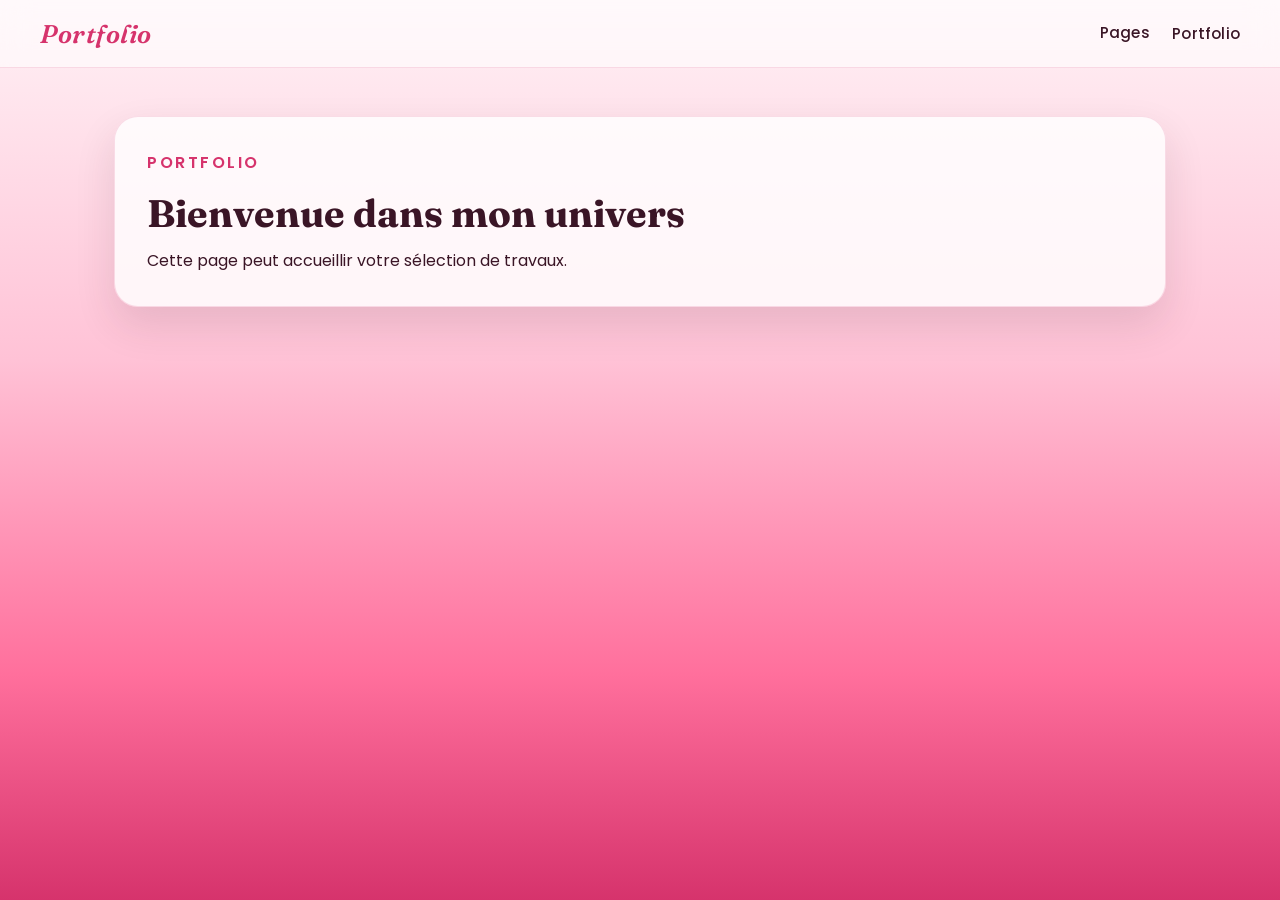
<file: index.html>
<!DOCTYPE html>
<html lang="fr">
<head>
  <meta charset="UTF-8">
  <meta name="viewport" content="width=device-width, initial-scale=1.0">
  <title>Portfolio — Tia Diarra</title>
  <link rel="stylesheet" href="principal/style.css">
</head>
<body>
  <nav id="navbar">
    <a class="logo" href="principal/index.html"><span>Portfolio</span></a>
    <button class="nav-toggle" aria-label="Menu" id="navToggle" type="button">
      <span></span><span></span><span></span>
    </button>
    <ul class="nav-links" id="navLinks">
      <li class="has-dropdown">
        <button class="dropdown-toggle" type="button" aria-expanded="false" aria-controls="pagesMenu">
          Pages
        </button>
        <ul class="dropdown-menu" id="pagesMenu">
          <li><a href="principal/artwork.html">Artworks</a></li>
          <li><a href="principal/conceptArt.html">Concept Art</a></li>
          <li><a href="principal/dessinDigital.html">Dessins Digitaux</a></li>
          <li><a href="principal/dessinTraditionnel.html">Dessins Traditionnels</a></li>
          <li><a href="principal/exposition.html">Expositions</a></li>
          <li><a href="principal/modelisation3D.html">Modélisation 3D</a></li>
          <li><a href="principal/maPersonne.html">À propos</a></li>
          <li><a href="devis.html">Devis</a></li>
        </ul>
      </li>
      <li><a href="index.html">Portfolio</a></li>
    </ul>
  </nav>

  <main class="page-content">
    <section class="hero-card">
      <p class="eyebrow">Portfolio</p>
      <h1>Bienvenue dans mon univers</h1>
      <p>Cette page peut accueillir votre sélection de travaux.</p>
    </section>
  </main>

  <script src="script.js"></script>
</body>
</html>
</file>
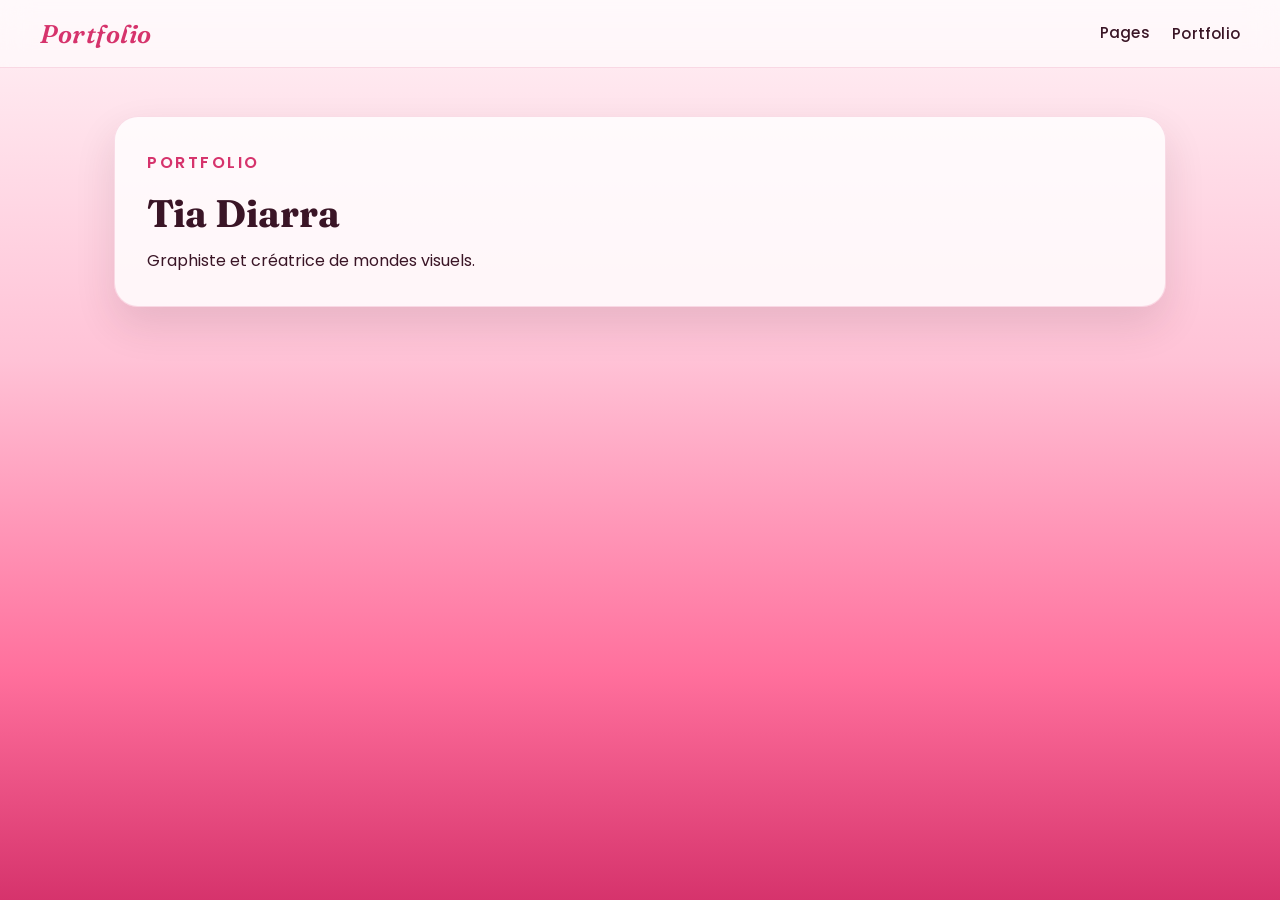
<file: principal/index.html>
<!DOCTYPE html>
<html lang="fr">
<head>
  <meta charset="UTF-8">
  <meta name="viewport" content="width=device-width, initial-scale=1.0">
  <title>Tia Diarra — graphiste</title>
  <link rel="stylesheet" href="style.css">
</head>
<body>
  <nav id="navbar">
    <a class="logo" href="index.html"><span>Portfolio</span></a>
    <button class="nav-toggle" aria-label="Menu" id="navToggle" type="button">
      <span></span><span></span><span></span>
    </button>
    <ul class="nav-links" id="navLinks">
      <li class="has-dropdown">
        <button class="dropdown-toggle" type="button" aria-expanded="false" aria-controls="pagesMenu">
          Pages
        </button>
        <ul class="dropdown-menu" id="pagesMenu">
          <li><a href="artwork.html">Artworks</a></li>
          <li><a href="conceptArt.html">Concept Art</a></li>
          <li><a href="dessinDigital.html">Dessins Digitaux</a></li>
          <li><a href="dessinTraditionnel.html">Dessins Traditionnels</a></li>
          <li><a href="exposition.html">Expositions</a></li>
          <li><a href="modelisation3D.html">Modélisation 3D</a></li>
          <li><a href="maPersonne.html">À propos</a></li>
          <li><a href="../devis.html">Devis</a></li>
        </ul>
      </li>
      <li><a href="../portfolio.html">Portfolio</a></li>
    </ul>
  </nav>

  <main class="page-content">
    <section class="hero-card">
      <p class="eyebrow">Portfolio</p>
      <h1>Tia Diarra</h1>
      <p>Graphiste et créatrice de mondes visuels.</p>
    </section>
  </main>

  <script src="../script.js"></script>
</body>
</html>
</file>
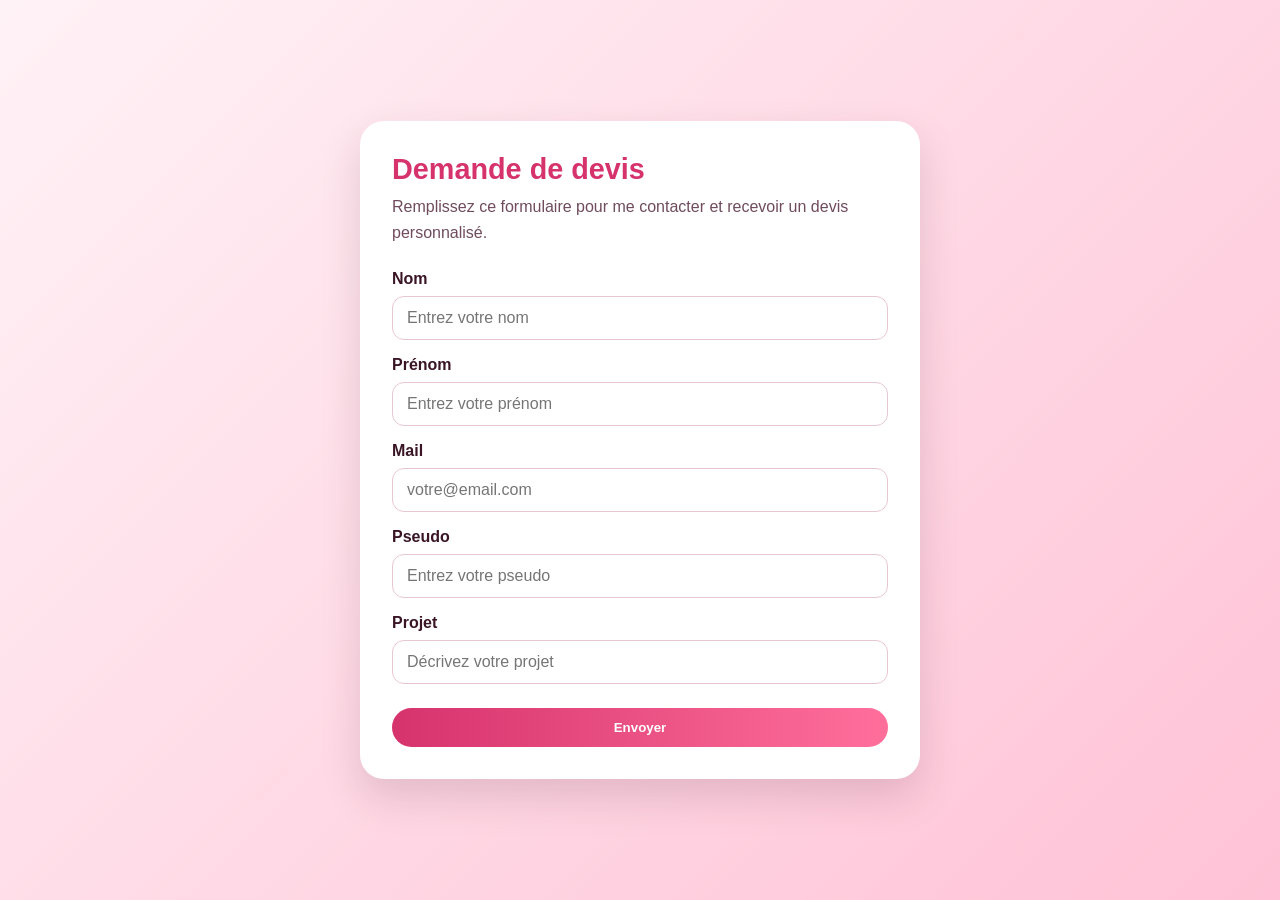
<file: devis.html>
<!DOCTYPE html>
<html lang="fr">
<head>
  <meta charset="UTF-8">
  <meta name="viewport" content="width=device-width, initial-scale=1.0">
  <title>Devis — Tia Diarra</title>
  <style>
    :root {
      --rose-profond: #d6336c;
      --rose-vif: #ff6f9c;
      --rose-clair: #ffc2d6;
      --rose-pale: #fff2f6;
      --encre: #3a1526;
      --blanc: #ffffff;
    }

    * {
      box-sizing: border-box;
      margin: 0;
      padding: 0;
    }

    body {
      font-family: Arial, sans-serif;
      background: linear-gradient(135deg, var(--rose-pale), var(--rose-clair));
      color: var(--encre);
      min-height: 100vh;
      display: flex;
      justify-content: center;
      align-items: center;
      padding: 24px;
    }

    .card {
      background: var(--blanc);
      width: 100%;
      max-width: 560px;
      padding: 32px;
      border-radius: 24px;
      box-shadow: 0 18px 40px rgba(58, 21, 38, 0.15);
    }

    h1 {
      color: var(--rose-profond);
      margin-bottom: 8px;
      font-size: 1.8rem;
    }

    .subtitle {
      margin-bottom: 24px;
      color: #6f4b5d;
      line-height: 1.6;
    }

    form {
      display: grid;
      gap: 16px;
    }

    .field {
      display: flex;
      flex-direction: column;
      gap: 8px;
    }

    label {
      font-weight: 600;
      color: var(--encre);
    }

    input {
      padding: 12px 14px;
      border: 1px solid #e8c7d4;
      border-radius: 12px;
      outline: none;
      font-size: 1rem;
    }

    input:focus {
      border-color: var(--rose-vif);
      box-shadow: 0 0 0 3px rgba(255, 111, 156, 0.18);
    }

    button {
      margin-top: 8px;
      padding: 12px 16px;
      border: none;
      border-radius: 999px;
      background: linear-gradient(90deg, var(--rose-profond), var(--rose-vif));
      color: var(--blanc);
      font-weight: 700;
      cursor: pointer;
    }

    button:hover {
      opacity: 0.95;
    }
  </style>
</head>
<body>
  <div class="card">
    <h1>Demande de devis</h1>
    <p class="subtitle">Remplissez ce formulaire pour me contacter et recevoir un devis personnalisé.</p>

    <form>
      <div class="field">
        <label for="nom">Nom</label>
        <input type="text" id="nom" name="nom" placeholder="Entrez votre nom">
      </div>

      <div class="field">
        <label for="prenom">Prénom</label>
        <input type="text" id="prenom" name="prenom" placeholder="Entrez votre prénom">
      </div>

      <div class="field">
        <label for="mail">Mail</label>
        <input type="email" id="mail" name="mail" placeholder="votre@email.com">
      </div>

      <div class="field">
        <label for="pseudo">Pseudo</label>
        <input type="text" id="pseudo" name="pseudo" placeholder="Entrez votre pseudo">
      </div>

      <div class="field">
        <label for="projet">Projet</label>
        <input type="text" id="projet" name="projet" placeholder="Décrivez votre projet">
      </div>

      <button type="submit">Envoyer</button>
    </form>
  </div>
</body>
</html>
</file>
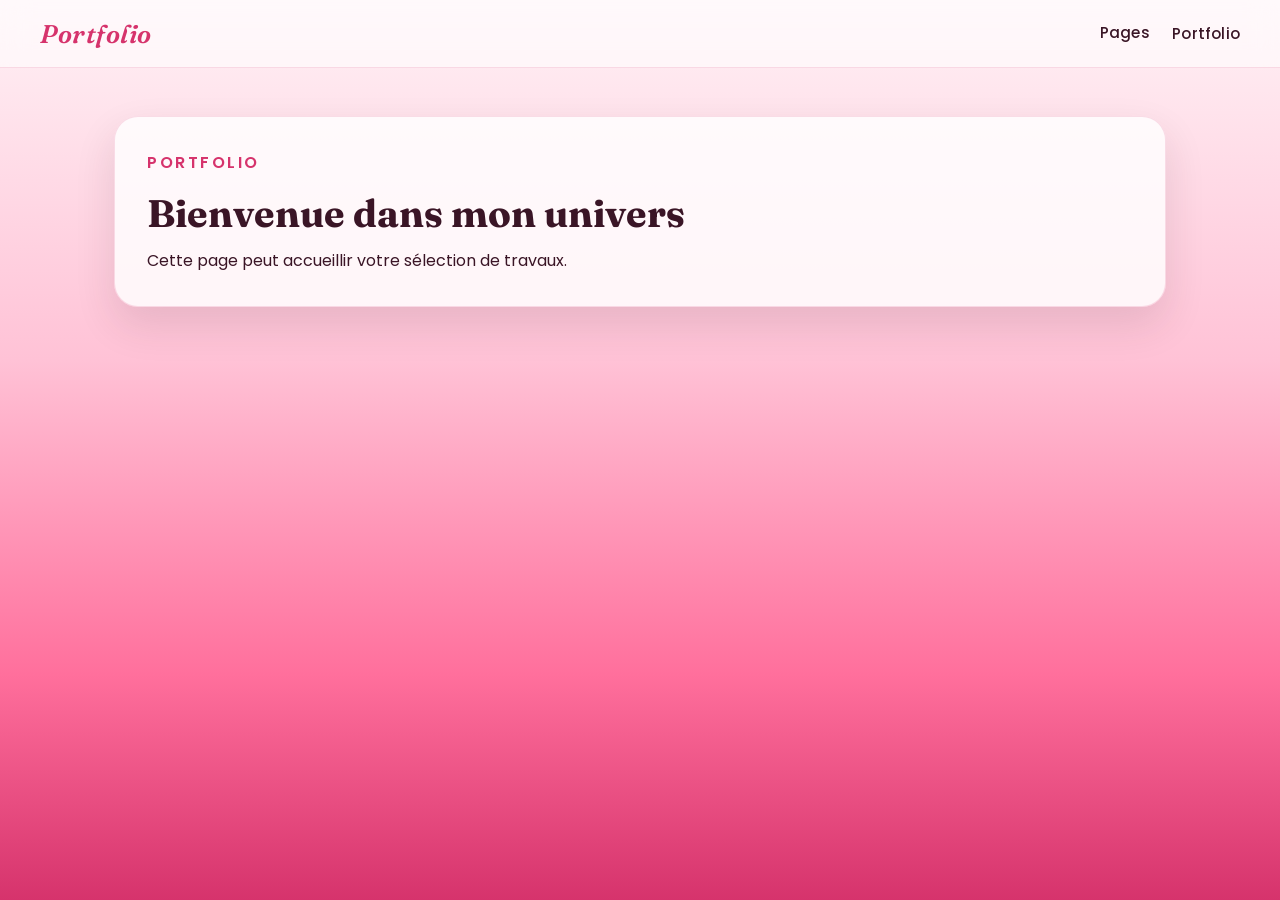
<file: portfolio.html>
<!DOCTYPE html>
<html lang="fr">
<head>
  <meta charset="UTF-8">
  <meta name="viewport" content="width=device-width, initial-scale=1.0">
  <title>Portfolio — Tia Diarra</title>
  <link rel="stylesheet" href="principal/style.css">
</head>
<body>
  <nav id="navbar">
    <a class="logo" href="principal/index.html"><span>Portfolio</span></a>
    <button class="nav-toggle" aria-label="Menu" id="navToggle" type="button">
      <span></span><span></span><span></span>
    </button>
    <ul class="nav-links" id="navLinks">
      <li class="has-dropdown">
        <button class="dropdown-toggle" type="button" aria-expanded="false" aria-controls="pagesMenu">
          Pages
        </button>
        <ul class="dropdown-menu" id="pagesMenu">
          <li><a href="principal/artwork.html">Artworks</a></li>
          <li><a href="principal/conceptArt.html">Concept Art</a></li>
          <li><a href="principal/dessinDigital.html">Dessins Digitaux</a></li>
          <li><a href="principal/dessinTraditionnel.html">Dessins Traditionnels</a></li>
          <li><a href="principal/exposition.html">Expositions</a></li>
          <li><a href="principal/modelisation3D.html">Modélisation 3D</a></li>
          <li><a href="principal/maPersonne.html">À propos</a></li>
          <li><a href="devis.html">Devis</a></li>
        </ul>
      </li>
      <li><a href="portfolio.html">Portfolio</a></li>
    </ul>
  </nav>

  <main class="page-content">
    <section class="hero-card">
      <p class="eyebrow">Portfolio</p>
      <h1>Bienvenue dans mon univers</h1>
      <p>Cette page peut accueillir votre sélection de travaux.</p>
    </section>
  </main>

  <script src="script.js"></script>
</body>
</html>
</file>
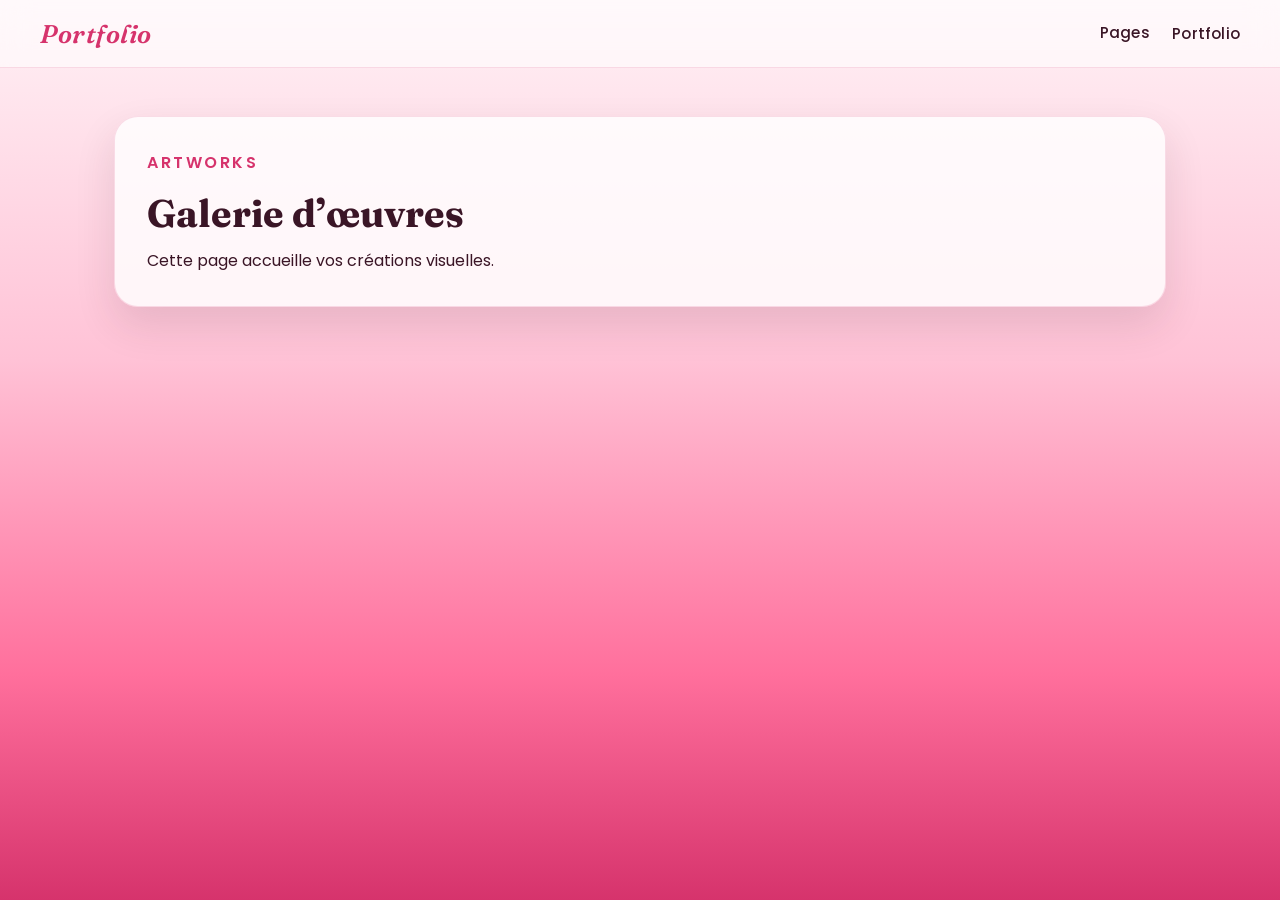
<file: principal/artwork.html>
<!DOCTYPE html>
<html lang="fr">
<head>
  <meta charset="UTF-8">
  <meta name="viewport" content="width=device-width, initial-scale=1.0">
  <title>Artworks — Tia Diarra</title>
  <link rel="stylesheet" href="style.css">
</head>
<body>
  <nav id="navbar">
    <a class="logo" href="index.html"><span>Portfolio</span></a>
    <button class="nav-toggle" aria-label="Menu" id="navToggle" type="button">
      <span></span><span></span><span></span>
    </button>
    <ul class="nav-links" id="navLinks">
      <li class="has-dropdown">
        <button class="dropdown-toggle" type="button" aria-expanded="false" aria-controls="pagesMenu">
          Pages
        </button>
        <ul class="dropdown-menu" id="pagesMenu">
          <li><a href="artwork.html">Artworks</a></li>
          <li><a href="conceptArt.html">Concept Art</a></li>
          <li><a href="dessinDigital.html">Dessins Digitaux</a></li>
          <li><a href="dessinTraditionnel.html">Dessins Traditionnels</a></li>
          <li><a href="exposition.html">Expositions</a></li>
          <li><a href="modelisation3D.html">Modélisation 3D</a></li>
          <li><a href="maPersonne.html">À propos</a></li>
          <li><a href="../devis.html">Devis</a></li>
        </ul>
      </li>
      <li><a href="../portfolio.html">Portfolio</a></li>
    </ul>
  </nav>

  <main class="page-content">
    <section class="hero-card">
      <p class="eyebrow">Artworks</p>
      <h1>Galerie d’œuvres</h1>
      <p>Cette page accueille vos créations visuelles.</p>
    </section>
  </main>

  <script src="../script.js"></script>
</body>
</html>
</file>
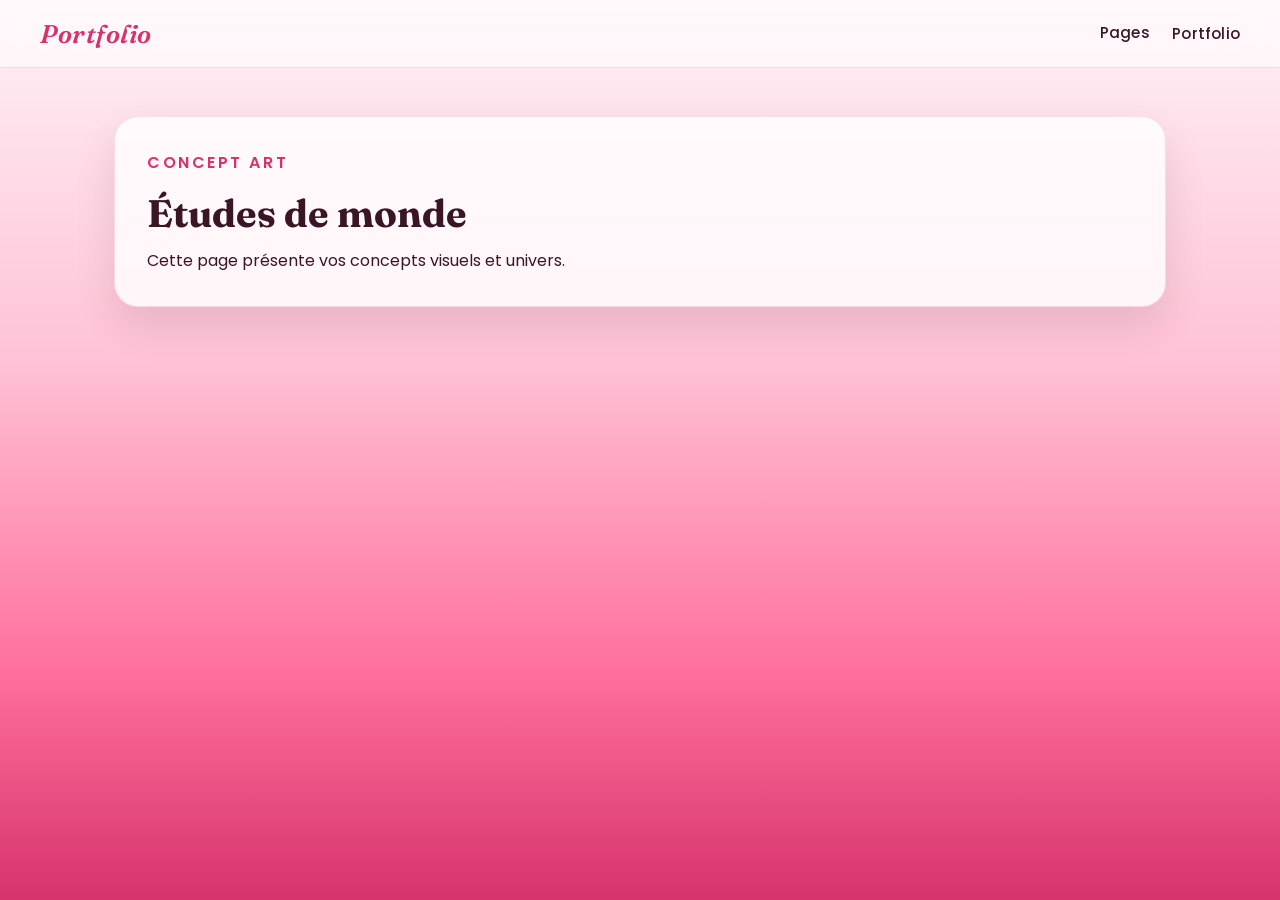
<file: principal/conceptArt.html>
<!DOCTYPE html>
<html lang="fr">
<head>
  <meta charset="UTF-8">
  <meta name="viewport" content="width=device-width, initial-scale=1.0">
  <title>Concept Art — Tia Diarra</title>
  <link rel="stylesheet" href="style.css">
</head>
<body>
  <nav id="navbar">
    <a class="logo" href="index.html"><span>Portfolio</span></a>
    <button class="nav-toggle" aria-label="Menu" id="navToggle" type="button">
      <span></span><span></span><span></span>
    </button>
    <ul class="nav-links" id="navLinks">
      <li class="has-dropdown">
        <button class="dropdown-toggle" type="button" aria-expanded="false" aria-controls="pagesMenu">
          Pages
        </button>
        <ul class="dropdown-menu" id="pagesMenu">
          <li><a href="artwork.html">Artworks</a></li>
          <li><a href="conceptArt.html">Concept Art</a></li>
          <li><a href="dessinDigital.html">Dessins Digitaux</a></li>
          <li><a href="dessinTraditionnel.html">Dessins Traditionnels</a></li>
          <li><a href="exposition.html">Expositions</a></li>
          <li><a href="modelisation3D.html">Modélisation 3D</a></li>
          <li><a href="maPersonne.html">À propos</a></li>
          <li><a href="../devis.html">Devis</a></li>
        </ul>
      </li>
      <li><a href="../portfolio.html">Portfolio</a></li>
    </ul>
  </nav>

  <main class="page-content">
    <section class="hero-card">
      <p class="eyebrow">Concept Art</p>
      <h1>Études de monde</h1>
      <p>Cette page présente vos concepts visuels et univers.</p>
    </section>
  </main>

  <script src="../script.js"></script>
</body>
</html>
</file>
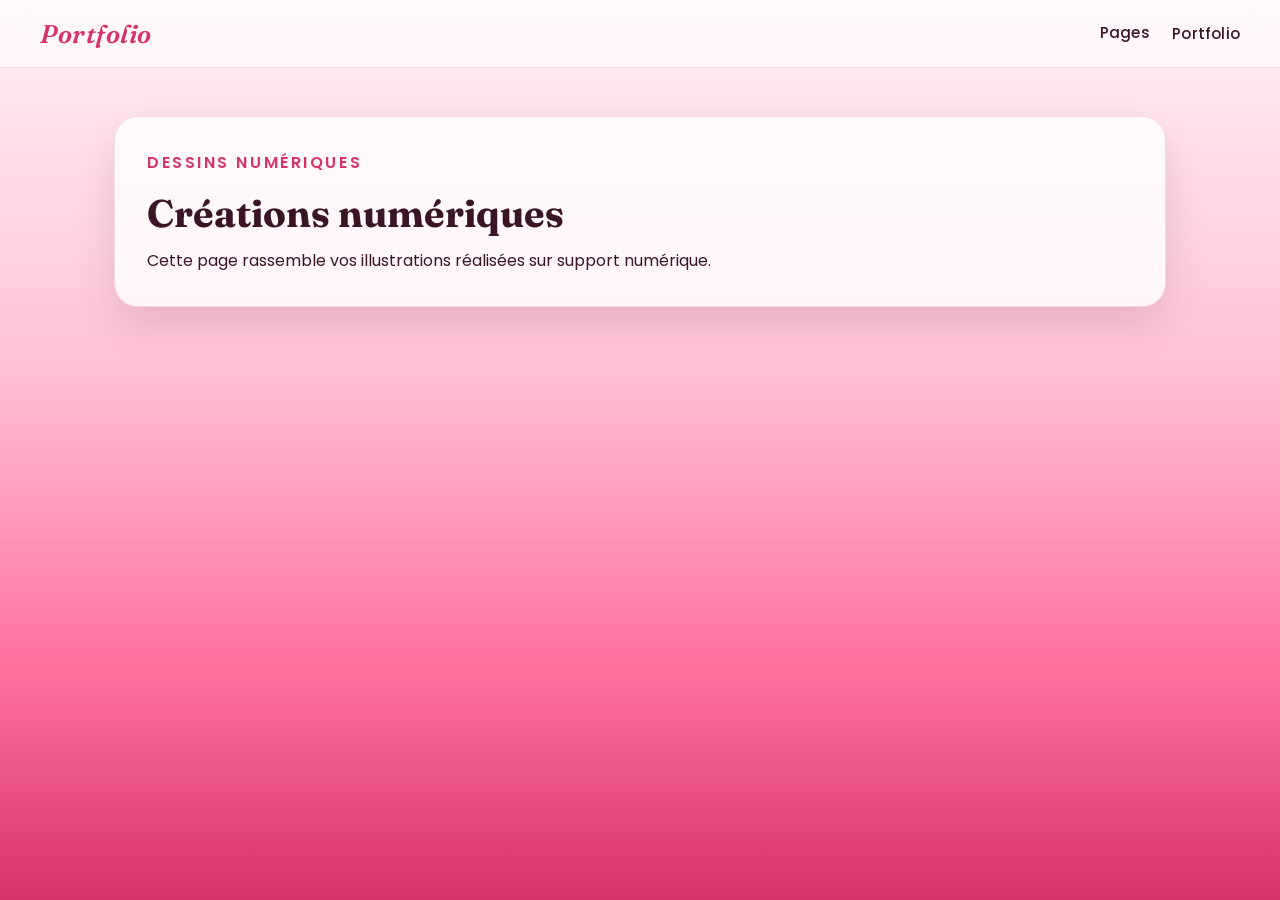
<file: principal/dessinDigital.html>
<!DOCTYPE html>
<html lang="fr">
<head>
  <meta charset="UTF-8">
  <meta name="viewport" content="width=device-width, initial-scale=1.0">
  <title>Dessins numériques — Tia Diarra</title>
  <link rel="stylesheet" href="style.css">
</head>
<body>
  <nav id="navbar">
    <a class="logo" href="index.html"><span>Portfolio</span></a>
    <button class="nav-toggle" aria-label="Menu" id="navToggle" type="button">
      <span></span><span></span><span></span>
    </button>
    <ul class="nav-links" id="navLinks">
      <li class="has-dropdown">
        <button class="dropdown-toggle" type="button" aria-expanded="false" aria-controls="pagesMenu">
          Pages
        </button>
        <ul class="dropdown-menu" id="pagesMenu">
          <li><a href="artwork.html">Artworks</a></li>
          <li><a href="conceptArt.html">Concept Art</a></li>
          <li><a href="dessinDigital.html">Dessins Digitaux</a></li>
          <li><a href="dessinTraditionnel.html">Dessins Traditionnels</a></li>
          <li><a href="exposition.html">Expositions</a></li>
          <li><a href="modelisation3D.html">Modélisation 3D</a></li>
          <li><a href="maPersonne.html">À propos</a></li>
          <li><a href="../devis.html">Devis</a></li>
        </ul>
      </li>
      <li><a href="../portfolio.html">Portfolio</a></li>
    </ul>
  </nav>

  <main class="page-content">
    <section class="hero-card">
      <p class="eyebrow">Dessins numériques</p>
      <h1>Créations numériques</h1>
      <p>Cette page rassemble vos illustrations réalisées sur support numérique.</p>
    </section>
  </main>

  <script src="../script.js"></script>
</body>
</html>
</file>
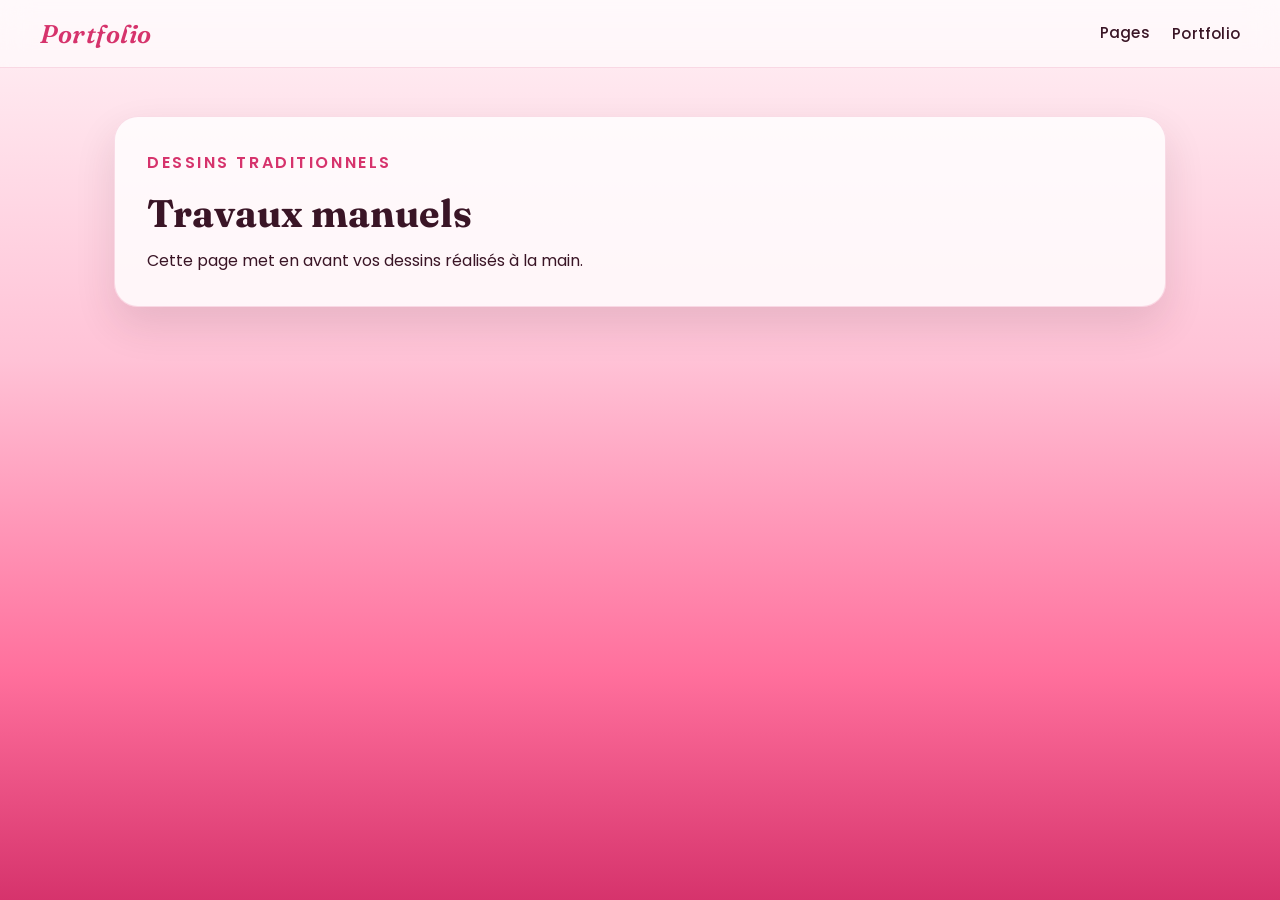
<file: principal/dessinTraditionnel.html>
<!DOCTYPE html>
<html lang="fr">
<head>
  <meta charset="UTF-8">
  <meta name="viewport" content="width=device-width, initial-scale=1.0">
  <title>Dessins traditionnels — Tia Diarra</title>
  <link rel="stylesheet" href="style.css">
</head>
<body>
  <nav id="navbar">
    <a class="logo" href="index.html"><span>Portfolio</span></a>
    <button class="nav-toggle" aria-label="Menu" id="navToggle" type="button">
      <span></span><span></span><span></span>
    </button>
    <ul class="nav-links" id="navLinks">
      <li class="has-dropdown">
        <button class="dropdown-toggle" type="button" aria-expanded="false" aria-controls="pagesMenu">
          Pages
        </button>
        <ul class="dropdown-menu" id="pagesMenu">
          <li><a href="artwork.html">Artworks</a></li>
          <li><a href="conceptArt.html">Concept Art</a></li>
          <li><a href="dessinDigital.html">Dessins Digitaux</a></li>
          <li><a href="dessinTraditionnel.html">Dessins Traditionnels</a></li>
          <li><a href="exposition.html">Expositions</a></li>
          <li><a href="modelisation3D.html">Modélisation 3D</a></li>
          <li><a href="maPersonne.html">À propos</a></li>
          <li><a href="../devis.html">Devis</a></li>
        </ul>
      </li>
      <li><a href="../portfolio.html">Portfolio</a></li>
    </ul>
  </nav>

  <main class="page-content">
    <section class="hero-card">
      <p class="eyebrow">Dessins traditionnels</p>
      <h1>Travaux manuels</h1>
      <p>Cette page met en avant vos dessins réalisés à la main.</p>
    </section>
  </main>

  <script src="../script.js"></script>
</body>
</html>
</file>
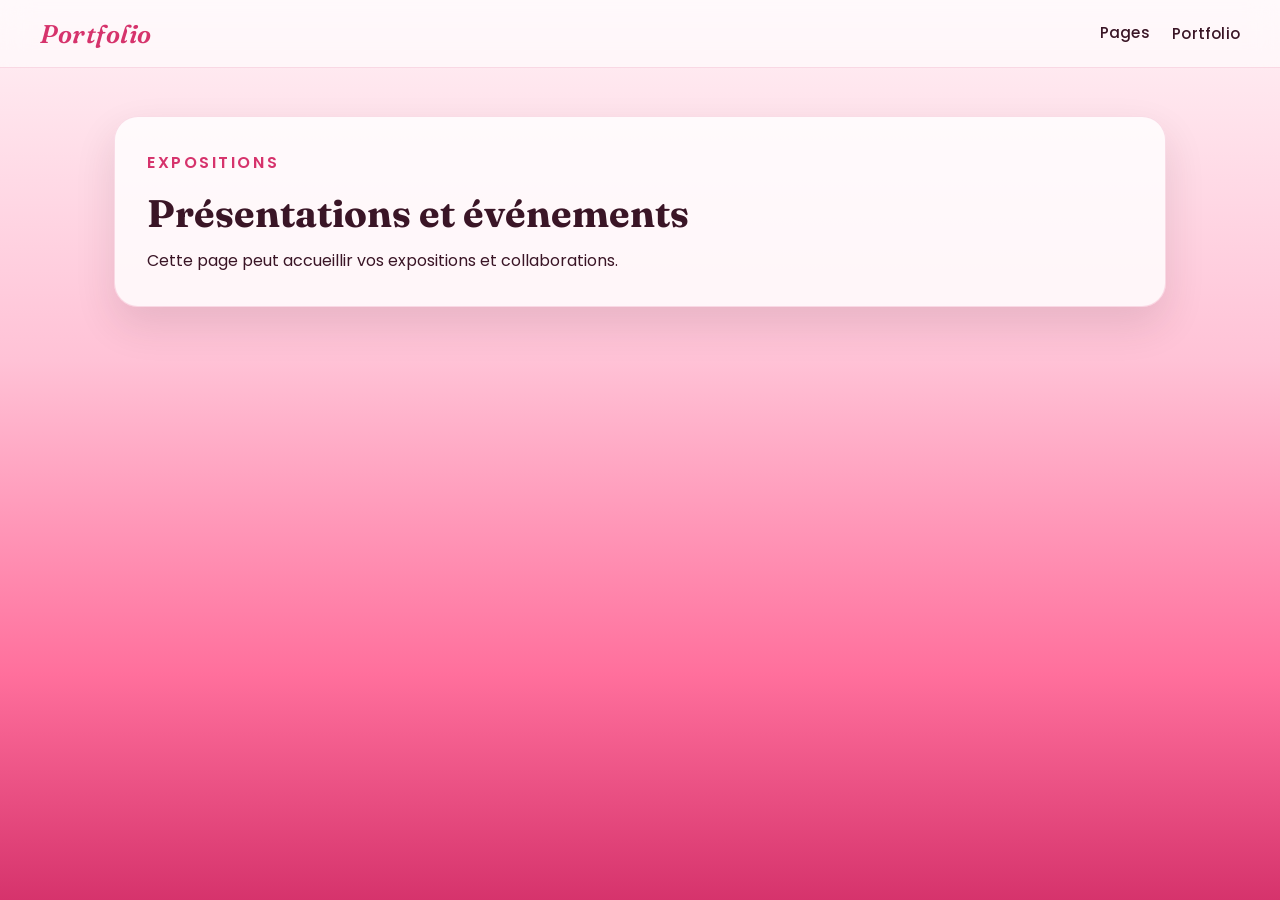
<file: principal/exposition.html>
<!DOCTYPE html>
<html lang="fr">
<head>
  <meta charset="UTF-8">
  <meta name="viewport" content="width=device-width, initial-scale=1.0">
  <title>Expositions — Tia Diarra</title>
  <link rel="stylesheet" href="style.css">
</head>
<body>
  <nav id="navbar">
    <a class="logo" href="index.html"><span>Portfolio</span></a>
    <button class="nav-toggle" aria-label="Menu" id="navToggle" type="button">
      <span></span><span></span><span></span>
    </button>
    <ul class="nav-links" id="navLinks">
      <li class="has-dropdown">
        <button class="dropdown-toggle" type="button" aria-expanded="false" aria-controls="pagesMenu">
          Pages
        </button>
        <ul class="dropdown-menu" id="pagesMenu">
          <li><a href="artwork.html">Artworks</a></li>
          <li><a href="conceptArt.html">Concept Art</a></li>
          <li><a href="dessinDigital.html">Dessins Digitaux</a></li>
          <li><a href="dessinTraditionnel.html">Dessins Traditionnels</a></li>
          <li><a href="exposition.html">Expositions</a></li>
          <li><a href="modelisation3D.html">Modélisation 3D</a></li>
          <li><a href="maPersonne.html">À propos</a></li>
          <li><a href="../devis.html">Devis</a></li>
        </ul>
      </li>
      <li><a href="../portfolio.html">Portfolio</a></li>
    </ul>
  </nav>

  <main class="page-content">
    <section class="hero-card">
      <p class="eyebrow">Expositions</p>
      <h1>Présentations et événements</h1>
      <p>Cette page peut accueillir vos expositions et collaborations.</p>
    </section>
  </main>

  <script src="../script.js"></script>
</body>
</html>
</file>
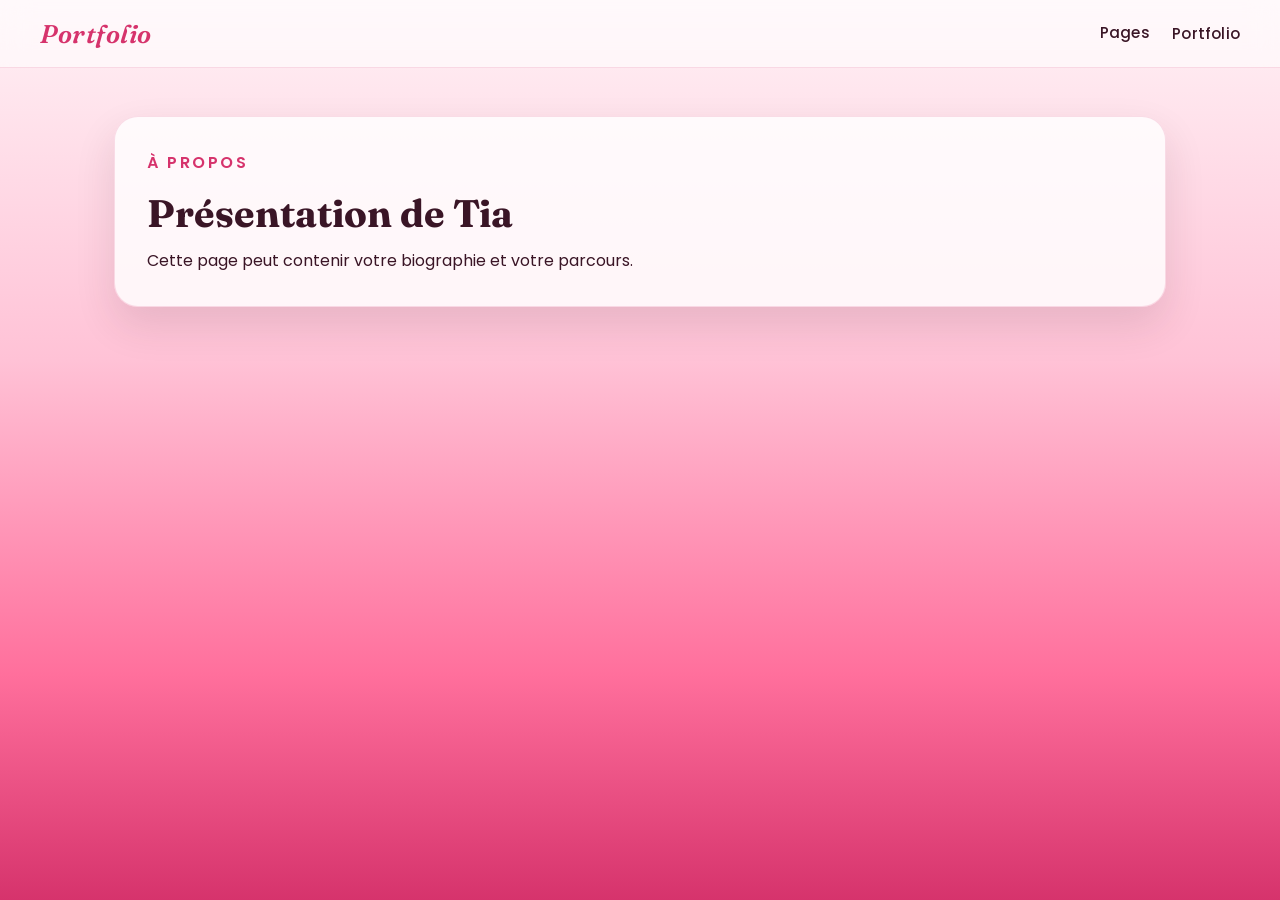
<file: principal/maPersonne.html>
<!DOCTYPE html>
<html lang="fr">
<head>
  <meta charset="UTF-8">
  <meta name="viewport" content="width=device-width, initial-scale=1.0">
  <title>À propos — Tia Diarra</title>
  <link rel="stylesheet" href="style.css">
</head>
<body>
  <nav id="navbar">
    <a class="logo" href="index.html"><span>Portfolio</span></a>
    <button class="nav-toggle" aria-label="Menu" id="navToggle" type="button">
      <span></span><span></span><span></span>
    </button>
    <ul class="nav-links" id="navLinks">
      <li class="has-dropdown">
        <button class="dropdown-toggle" type="button" aria-expanded="false" aria-controls="pagesMenu">
          Pages
        </button>
        <ul class="dropdown-menu" id="pagesMenu">
          <li><a href="artwork.html">Artworks</a></li>
          <li><a href="conceptArt.html">Concept Art</a></li>
          <li><a href="dessinDigital.html">Dessins Digitaux</a></li>
          <li><a href="dessinTraditionnel.html">Dessins Traditionnels</a></li>
          <li><a href="exposition.html">Expositions</a></li>
          <li><a href="modelisation3D.html">Modélisation 3D</a></li>
          <li><a href="maPersonne.html">À propos</a></li>
          <li><a href="../devis.html">Devis</a></li>
        </ul>
      </li>
      <li><a href="../portfolio.html">Portfolio</a></li>
    </ul>
  </nav>

  <main class="page-content">
    <section class="hero-card">
      <p class="eyebrow">À propos</p>
      <h1>Présentation de Tia</h1>
      <p>Cette page peut contenir votre biographie et votre parcours.</p>
    </section>
  </main>

  <script src="../script.js"></script>
</body>
</html>
</file>
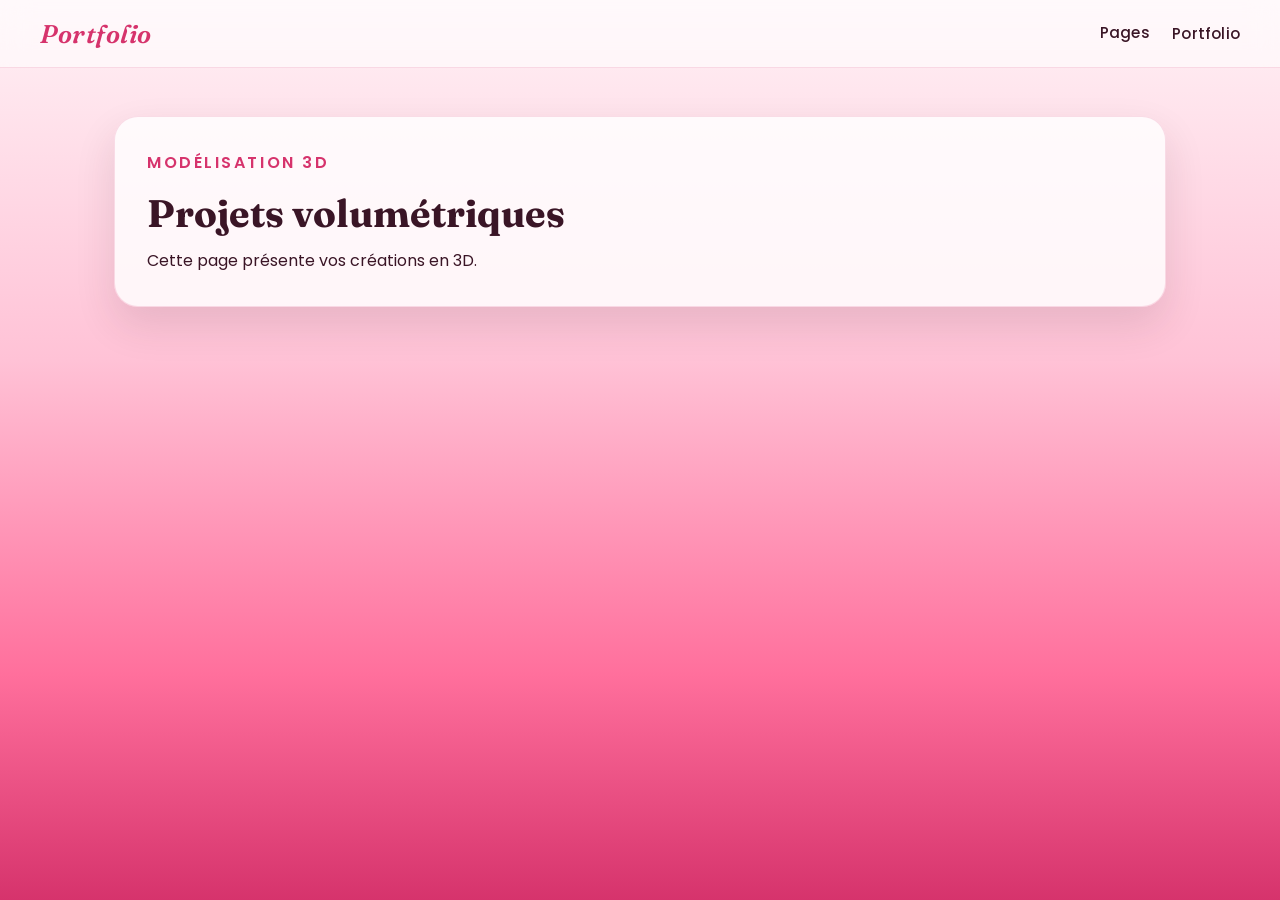
<file: principal/modelisation3D.html>
<!DOCTYPE html>
<html lang="fr">
<head>
  <meta charset="UTF-8">
  <meta name="viewport" content="width=device-width, initial-scale=1.0">
  <title>Modélisation 3D — Tia Diarra</title>
  <link rel="stylesheet" href="style.css">
</head>
<body>
  <nav id="navbar">
    <a class="logo" href="index.html"><span>Portfolio</span></a>
    <button class="nav-toggle" aria-label="Menu" id="navToggle" type="button">
      <span></span><span></span><span></span>
    </button>
    <ul class="nav-links" id="navLinks">
      <li class="has-dropdown">
        <button class="dropdown-toggle" type="button" aria-expanded="false" aria-controls="pagesMenu">
          Pages
        </button>
        <ul class="dropdown-menu" id="pagesMenu">
          <li><a href="artwork.html">Artworks</a></li>
          <li><a href="conceptArt.html">Concept Art</a></li>
          <li><a href="dessinDigital.html">Dessins Digitaux</a></li>
          <li><a href="dessinTraditionnel.html">Dessins Traditionnels</a></li>
          <li><a href="exposition.html">Expositions</a></li>
          <li><a href="modelisation3D.html">Modélisation 3D</a></li>
          <li><a href="maPersonne.html">À propos</a></li>
          <li><a href="../devis.html">Devis</a></li>
        </ul>
      </li>
      <li><a href="../portfolio.html">Portfolio</a></li>
    </ul>
  </nav>

  <main class="page-content">
    <section class="hero-card">
      <p class="eyebrow">Modélisation 3D</p>
      <h1>Projets volumétriques</h1>
      <p>Cette page présente vos créations en 3D.</p>
    </section>
  </main>

  <script src="../script.js"></script>
</body>
</html>
</file>
<file: principal/style.css>
/* ==========================================================================
   Tia Diarra — Portfolio graphiste
   Palette : dégradé rose (du bas, plus soutenu, vers le haut, plus pâle)
   ========================================================================== */

@import url('https://fonts.googleapis.com/css2?family=Fraunces:opsz,wght@9..144,500;9..144,600&family=Poppins:wght@400;500;600&display=swap');

:root {
  --rose-profond: #d6336c;
  --rose-vif:     #ff6f9c;
  --rose-clair:   #ffc2d6;
  --rose-pale:    #fff2f6;
  --encre:        #3a1526;
  --blanc:        #ffffff;

  --font-logo: 'Fraunces', serif;
  --font-nav:  'Poppins', sans-serif;
}

* {
  margin: 0;
  padding: 0;
  box-sizing: border-box;
}

html {
  scroll-behavior: smooth;
}

body {
  font-family: var(--font-nav);
  color: var(--encre);
  min-height: 100vh;
  /* Dégradé rose du bas (soutenu) vers le haut (pâle) */
  background: linear-gradient(
    to top,
    var(--rose-profond) 0%,
    var(--rose-vif) 25%,
    var(--rose-clair) 60%,
    var(--rose-pale) 100%
  );
  background-attachment: fixed;
}

/* ==========================================================================
   Header / Navigation
   ========================================================================== */

#navbar {
  position: sticky;
  top: 0;
  z-index: 100;
  display: flex;
  align-items: center;
  justify-content: space-between;
  padding: 1.1rem 2.5rem;
  background: rgba(255, 255, 255, 0.55);
  backdrop-filter: blur(14px);
  -webkit-backdrop-filter: blur(14px);
  border-bottom: 1px solid rgba(214, 51, 108, 0.15);
}

#navbar .logo {
  text-decoration: none;
}

#navbar .logo span {
  font-family: var(--font-logo);
  font-weight: 600;
  font-size: 1.6rem;
  letter-spacing: 0.5px;
  color: var(--rose-profond);
  font-style: italic;
}

.nav-links {
  display: flex;
  align-items: center;
  gap: 1.4rem;
  list-style: none;
}

.nav-links > li {
  position: relative;
}

.nav-links a,
.dropdown-toggle {
  position: relative;
  text-decoration: none;
  color: var(--encre);
  font-weight: 500;
  font-size: 0.95rem;
  letter-spacing: 0.2px;
  padding-bottom: 4px;
  transition: color 0.25s ease;
  background: none;
  border: none;
  cursor: pointer;
  font-family: inherit;
}

.nav-links a::after,
.dropdown-toggle::after {
  content: '';
  position: absolute;
  left: 0;
  bottom: 0;
  width: 0%;
  height: 2px;
  background: linear-gradient(90deg, var(--rose-profond), var(--rose-vif));
  transition: width 0.3s ease;
}

.nav-links a:hover,
.nav-links a:focus-visible,
.dropdown-toggle:hover,
.dropdown-toggle:focus-visible {
  color: var(--rose-profond);
}

.nav-links a:hover::after,
.nav-links a:focus-visible::after,
.dropdown-toggle:hover::after,
.dropdown-toggle:focus-visible::after {
  width: 100%;
}

.dropdown-menu {
  position: absolute;
  top: calc(100% + 0.7rem);
  left: 0;
  min-width: 215px;
  display: flex;
  flex-direction: column;
  gap: 0.35rem;
  padding: 0.75rem;
  list-style: none;
  background: rgba(255, 255, 255, 0.97);
  border: 1px solid rgba(214, 51, 108, 0.15);
  border-radius: 16px;
  box-shadow: 0 12px 32px rgba(58, 21, 38, 0.12);
  opacity: 0;
  pointer-events: none;
  transform: translateY(-8px);
  transition: all 0.25s ease;
}

.dropdown-menu.open {
  opacity: 1;
  pointer-events: auto;
  transform: translateY(0);
}

.dropdown-menu a {
  display: block;
  padding: 0.55rem 0.7rem;
  border-radius: 10px;
}

.dropdown-menu a:hover,
.dropdown-menu a:focus-visible {
  background: var(--rose-pale);
  color: var(--rose-profond);
}

.page-content {
  max-width: 1100px;
  margin: 0 auto;
  padding: 3rem 1.5rem 4rem;
}

.hero-card {
  padding: 2rem;
  border-radius: 24px;
  background: rgba(255, 255, 255, 0.82);
  border: 1px solid rgba(214, 51, 108, 0.15);
  box-shadow: 0 18px 40px rgba(58, 21, 38, 0.12);
}

.eyebrow {
  display: inline-block;
  margin-bottom: 0.8rem;
  text-transform: uppercase;
  letter-spacing: 0.16em;
  font-size: 0.8rem;
  color: var(--rose-profond);
  font-weight: 600;
}

.hero-card h1 {
  font-family: var(--font-logo);
  font-size: clamp(2rem, 3vw, 2.8rem);
  margin-bottom: 0.6rem;
}

.hero-card p {
  font-size: 1rem;
  line-height: 1.7;
}

/* ==========================================================================
   Bouton menu mobile (hamburger)
   ========================================================================== */

.nav-toggle {
  display: none;
  flex-direction: column;
  justify-content: space-between;
  width: 26px;
  height: 19px;
  background: none;
  border: none;
  cursor: pointer;
  padding: 0;
}

.nav-toggle span {
  display: block;
  height: 2px;
  width: 100%;
  background: var(--rose-profond);
  border-radius: 2px;
  transition: transform 0.3s ease, opacity 0.3s ease;
}

.nav-toggle.active span:nth-child(1) {
  transform: translateY(8.5px) rotate(45deg);
}
.nav-toggle.active span:nth-child(2) {
  opacity: 0;
}
.nav-toggle.active span:nth-child(3) {
  transform: translateY(-8.5px) rotate(-45deg);
}

/* ==========================================================================
   Responsive
   ========================================================================== */

@media (max-width: 768px) {
  .nav-toggle {
    display: flex;
  }

  .nav-links {
    position: absolute;
    top: 100%;
    left: 0;
    right: 0;
    flex-direction: column;
    align-items: center;
    gap: 1.2rem;
    padding: 1.5rem 0 2rem;
    background: rgba(255, 255, 255, 0.92);
    backdrop-filter: blur(14px);
    -webkit-backdrop-filter: blur(14px);
    border-bottom: 1px solid rgba(214, 51, 108, 0.15);

    transform: translateY(-10px);
    opacity: 0;
    pointer-events: none;
    transition: transform 0.25s ease, opacity 0.25s ease;
  }

  .nav-links.open {
    transform: translateY(0);
    opacity: 1;
    pointer-events: auto;
  }

  .dropdown-menu {
    position: static;
    min-width: unset;
    width: 100%;
    padding: 0.35rem 0 0;
    background: transparent;
    border: none;
    box-shadow: none;
    opacity: 1;
    pointer-events: auto;
    transform: none;
    display: none;
  }

  .dropdown-menu.open {
    display: flex;
  }

  .has-dropdown {
    width: 100%;
    text-align: center;
  }

  .dropdown-toggle {
    width: 100%;
    padding-bottom: 0.4rem;
  }
}

/* Respect des préférences de mouvement réduit */
@media (prefers-reduced-motion: reduce) {
  * {
    transition: none !important;
  }
}
</file>
